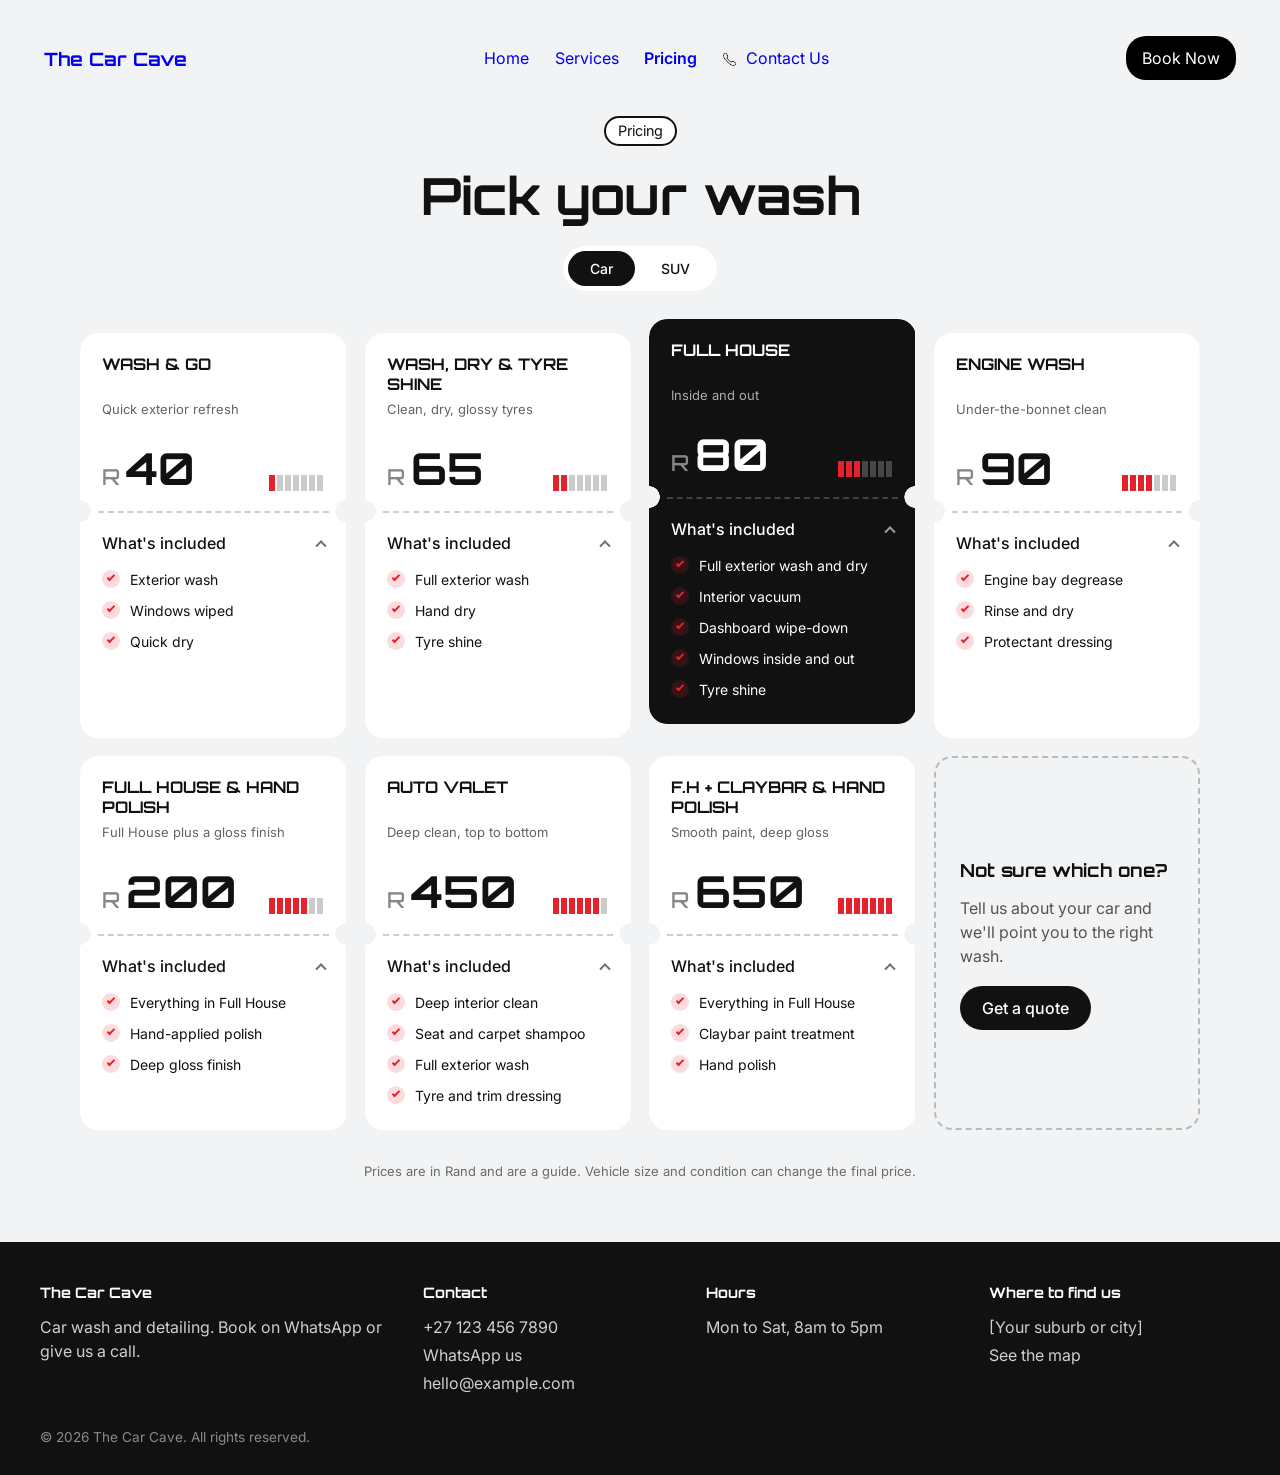
<file: car-wash-site/car-wash-site/pricing.html>
<!DOCTYPE html>
<html lang="en">
<head>
  <meta charset="UTF-8">
  <meta name="viewport" content="width=device-width, initial-scale=1.0">
  <title>Pricing | The Car Cave</title>
  <meta name="description" content="Car wash and detailing prices for cars and SUVs.">
  <link rel="preconnect" href="https://fonts.googleapis.com">
  <link rel="preconnect" href="https://fonts.gstatic.com" crossorigin>
  <link href="https://fonts.googleapis.com/css2?family=Inter:wght@400;500;600&display=swap" rel="stylesheet">
  <link rel="stylesheet" href="css/styles.css">
</head>
<body>
  <header class="site-header">
    <nav class="navbar" aria-label="Main">
      <a class="brand" href="index.html" data-brand>The Car Cave</a>
      <div class="nav-links">
        <a href="index.html">Home</a>
        <a href="index.html#services">Services</a>
        <a href="pricing.html" aria-current="page">Pricing</a>
        <div class="contact-cus">
          <img src="icons/icons8-phone-50.apng.png" alt="">
          <a href="#contact" data-tel>Contact Us</a>
        </div>
      </div>
      <div class="BookN-cus"><a href="#contact" data-whatsapp>Book Now</a></div>
    </nav>
  </header>
  <main class="section">
    <div class="price-head">
      <p class="eyebrow">Pricing</p>
      <h1 class="section-title">Pick your wash</h1>
      <div class="toggle" role="group" aria-label="Vehicle type">
        <button type="button" data-type="car" aria-pressed="true">Car</button>
        <button type="button" data-type="suv" aria-pressed="false">SUV</button>
      </div>
    </div>
    <div class="price-grid">
      <article class="ticket" style="--lvl:1" data-car="40" data-suv="55">
        <div class="top"><h3>Wash &amp; Go</h3><p class="sub">Quick exterior refresh</p>
          <div class="price"><small>R</small><b>40</b><i class="meter" role="img" aria-label="Level 1 of 7"></i></div></div>
        <details open><summary>What's included</summary><ul><li>Exterior wash</li><li>Windows wiped</li><li>Quick dry</li></ul></details>
      </article><article class="ticket" style="--lvl:2" data-car="65" data-suv="85">
        <div class="top"><h3>Wash, Dry &amp; Tyre Shine</h3><p class="sub">Clean, dry, glossy tyres</p>
          <div class="price"><small>R</small><b>65</b><i class="meter" role="img" aria-label="Level 2 of 7"></i></div></div>
        <details open><summary>What's included</summary><ul><li>Full exterior wash</li><li>Hand dry</li><li>Tyre shine</li></ul></details>
      </article><article class="ticket ticket--feat" style="--lvl:3" data-car="80" data-suv="100">
        <div class="top"><h3>Full House</h3><p class="sub">Inside and out</p>
          <div class="price"><small>R</small><b>80</b><i class="meter" role="img" aria-label="Level 3 of 7"></i></div></div>
        <details open><summary>What's included</summary><ul><li>Full exterior wash and dry</li><li>Interior vacuum</li><li>Dashboard wipe-down</li><li>Windows inside and out</li><li>Tyre shine</li></ul></details>
      </article><article class="ticket" style="--lvl:4" data-car="90" data-suv="110">
        <div class="top"><h3>Engine Wash</h3><p class="sub">Under-the-bonnet clean</p>
          <div class="price"><small>R</small><b>90</b><i class="meter" role="img" aria-label="Level 4 of 7"></i></div></div>
        <details open><summary>What's included</summary><ul><li>Engine bay degrease</li><li>Rinse and dry</li><li>Protectant dressing</li></ul></details>
      </article><article class="ticket" style="--lvl:5" data-car="200" data-suv="250">
        <div class="top"><h3>Full House &amp; Hand Polish</h3><p class="sub">Full House plus a gloss finish</p>
          <div class="price"><small>R</small><b>200</b><i class="meter" role="img" aria-label="Level 5 of 7"></i></div></div>
        <details open><summary>What's included</summary><ul><li>Everything in Full House</li><li>Hand-applied polish</li><li>Deep gloss finish</li></ul></details>
      </article><article class="ticket" style="--lvl:6" data-car="450" data-suv="620">
        <div class="top"><h3>Auto Valet</h3><p class="sub">Deep clean, top to bottom</p>
          <div class="price"><small>R</small><b>450</b><i class="meter" role="img" aria-label="Level 6 of 7"></i></div></div>
        <details open><summary>What's included</summary><ul><li>Deep interior clean</li><li>Seat and carpet shampoo</li><li>Full exterior wash</li><li>Tyre and trim dressing</li></ul></details>
      </article><article class="ticket" style="--lvl:7" data-car="650" data-suv="820">
        <div class="top"><h3>F.H + Claybar &amp; Hand Polish</h3><p class="sub">Smooth paint, deep gloss</p>
          <div class="price"><small>R</small><b>650</b><i class="meter" role="img" aria-label="Level 7 of 7"></i></div></div>
        <details open><summary>What's included</summary><ul><li>Everything in Full House</li><li>Claybar paint treatment</li><li>Hand polish</li></ul></details>
      </article>
      <aside class="ticket-cta">
        <h3>Not sure which one?</h3>
        <p>Tell us about your car and we'll point you to the right wash.</p>
        <a href="#contact" data-whatsapp>Get a quote</a>
      </aside>
    </div>
    <p class="price-note">Prices are in Rand and are a guide. Vehicle size and condition can change the final price.</p>
  </main>
  <footer class="site-footer" id="contact">
    <div class="footer-grid">
      <div>
        <h3 data-brand>The Car Cave</h3>
        <p>Car wash and detailing. Book on WhatsApp or give us a call.</p>
      </div>
      <div><h3>Contact</h3><a href="#contact" data-phone></a><a href="#contact" data-whatsapp>WhatsApp us</a><a href="#contact" data-email></a></div>
      <div><h3>Hours</h3><p data-hours></p></div>
      <div><h3>Where to find us</h3><p data-area></p><a href="index.html#location">See the map</a></div>
    </div>
    <p class="copyright">&copy; <span data-year>2026</span> <span data-brand>The Car Cave</span>. All rights reserved.</p>
  </footer>
  <script src="js/site.js"></script>
</body>
</html>
</file>
<file: car-wash-site/car-wash-site/css/styles.css>
/* ============ tokens ============ */
@font-face {
    font-family: 'Orbitron';
    src: url('../fonts/Orbitron-VariableFont_wght.ttf') format('truetype');
    font-weight: 400 900;
    font-style: normal;
    font-display: swap;
}
:root {
    color-scheme: light;
    --page: #f2f3f4; --card: #fff; --ink: #111; --accent: #e5222b; --dark: #3f3f3f;
    --feat: #111; --feat-ink: #fff;
    --display: 'Orbitron', system-ui, sans-serif;
    --body: 'Inter', system-ui, -apple-system, 'Segoe UI', sans-serif;
    --max: 1200px;
}

/* ============ base (nothing here is page-specific) ============ */
*, *::before, *::after { box-sizing: border-box; }
html { scroll-behavior: smooth; }
body { margin: 0; background: var(--page); color: var(--ink); font: 400 16px/1.5 var(--body); }
img { max-width: 100%; }
:focus-visible { outline: 2px solid var(--accent); outline-offset: 3px; }
h1, h2, h3 { margin: 0; font-family: var(--display); }
.section { width: min(var(--max), 100% - 2rem); margin: 0 auto 60px; }
.section-head { text-align: center; margin-bottom: 24px; }
.eyebrow { display: inline-block; margin: 0 0 10px; padding: 2px 12px; background: #fff; border: 2px solid var(--ink); border-radius: 999px; font-size: .9rem; }
.section-title { font-size: clamp(1.5rem, 3.5vw, 2.2rem); line-height: 1.15; }

.btn {
    display: inline-flex; align-items: center; gap: 8px;
    padding: 10px 20px; border: 0; border-radius: 999px;
    background: #fff; color: var(--ink);
    font: 500 15px var(--body); text-decoration: none; cursor: pointer;
    transition: transform .12s ease;
}
.btn:active { transform: scale(.97); }
.btn img { height: 30px; background: #fff; border-radius: 100px; filter: invert(1); }
.btn--ghost { background: transparent; color: #fff; box-shadow: inset 0 0 0 1px rgba(255, 255, 255, .6); }

/* ============ nav ============ */
.site-header { padding-top: 24px; }
.navbar {
    width: min(var(--max), 100% - 2rem); margin: 0 auto 24px; padding: 12px 4px;
    display: flex; align-items: center; justify-content: space-between; gap: 24px;
}
.brand { font: 700 1.15rem var(--display); white-space: nowrap; text-decoration: none; }
.navbar a { text-decoration: none; white-space: nowrap; }
.navbar a:hover { text-decoration: underline; text-underline-offset: 6px; }
.nav-links { display: flex; align-items: center; gap: clamp(12px, 2vw, 28px); }
.nav-links a[aria-current="page"] { font-weight: 600; }
.contact-cus { display: flex; align-items: center; gap: 8px; }
.contact-cus img { width: 15px; height: 15px; }
.BookN-cus { background: #000; padding: 10px 16px; border-radius: 20px; }
.BookN-cus a { color: #fff; }

/* ============ home: hero ============ */
.hero-section { width: min(var(--max), 100% - 2rem); margin: 25px auto 60px; display: grid; gap: 24px; }
.hero-title { font-size: clamp(2.2rem, 7vw, 5rem); line-height: 1.1; }
.marquee {
    overflow: hidden;
    -webkit-mask-image: linear-gradient(to right, transparent, #000 20%, #000 80%, transparent);
    mask-image: linear-gradient(to right, transparent, #000 20%, #000 80%, transparent);
}
.track { display: flex; width: max-content; animation: scroll 30s linear infinite; }   /* two identical sets, so -50% loops cleanly */
.marquee:hover .track { animation-play-state: paused; }
.track-set { display: flex; gap: 16px; margin: 0; padding: 0 16px 0 0; list-style: none; }
.pill { padding: 10px 24px; background: #fff; border-radius: 12px; text-transform: uppercase; white-space: nowrap; }
@keyframes scroll { to { transform: translateX(-50%); } }

.Brand-disc {
    display: grid; grid-template-columns: repeat(2, minmax(0, 1fr)); align-items: center; gap: 24px;
    padding: 32px; border-radius: 25px;
    background: linear-gradient(247deg, rgba(255, 0, 0, 1) 0%, rgba(0, 0, 0, 1) 100%);
}
.hero-text { color: #fff; }
.hero-text p { margin: 0 0 20px; line-height: 1.6; }
.pop-ups { display: inline-flex; align-items: baseline; gap: 10px; margin-bottom: 14px; padding: 6px 18px; border-radius: 999px; background: rgba(255, 255, 255, .14); }
.pop-ups strong { font: 700 1.5rem var(--display); }
.hero-actions { display: flex; flex-wrap: wrap; gap: 12px; }
.hero-img img { display: block; width: 100%; height: auto; }

/* ============ home: staggered cards ============ */
.cards { display: grid; grid-template-columns: repeat(4, minmax(0, 250px)); justify-content: center; align-items: start; gap: 20px; }
.cards--stagger .card-wrap:nth-child(even) { margin-top: 55px; }
.card-wrap { position: relative; }
.card {
    position: relative; height: 312px; border-radius: 22px; overflow: hidden; color: #fff; cursor: pointer;
    background-color: #222; background-image: var(--img); background-position: center; background-size: cover;
}
.card::before { content: ""; position: absolute; inset: 0; background: linear-gradient(to top, rgba(0, 0, 0, .7), rgba(0, 0, 0, .15) 60%); }
.content { position: absolute; left: 18px; right: 18px; bottom: 18px; }
.card h3 { font: 500 22px/1.1 var(--display); }
.panel {
    margin: 14px 0 0; padding: 0 14px; border-radius: 14px;
    background: rgba(255, 255, 255, .22); -webkit-backdrop-filter: blur(10px); backdrop-filter: blur(10px);
    font-size: 14px; line-height: 1.35; max-height: 0; opacity: 0; overflow: hidden;
    transition: max-height .35s ease, opacity .25s ease, padding .35s ease;
}
.card-wrap.active .panel { max-height: 130px; opacity: 1; padding: 14px; }
/* The badge lives on the wrapper because .card has overflow:hidden and would clip it */
.badge {
    position: absolute; top: -24px; left: 50%; transform: translateX(-50%); z-index: 2;
    width: 48px; height: 48px; border-radius: 50%; background: #fff; border: 2px solid #111;
    display: grid; place-items: center; opacity: 0; transition: opacity .25s;
}
.badge svg { width: 24px; height: 24px; stroke: #111; fill: none; stroke-width: 1.6; }
.card-wrap.active .badge { opacity: 1; }
.c1 { --img: url('../images/card-eco.webp'), linear-gradient(135deg, #3a3d3a, #111); }
.c2 { --img: url('../images/feature-exterior.webp'), linear-gradient(135deg, #1c2a44, #0b0f1a); }
.c3 { --img: url('../images/feature-paint.webp'), linear-gradient(135deg, #4a1010, #0a0a0a); }
.c4 { --img: url('../images/card-bmw.webp'), linear-gradient(135deg, #3b3b3b, #0d0d0d); }

/* ============ home: feature rows ============ */
.feature { display: grid; grid-template-columns: repeat(5, 1fr); gap: 8px; max-width: 1100px; margin: 0 auto 20px; }
.feature-img { grid-column: 1 / span 3; }
.feature-img img { display: block; width: 100%; height: 100%; min-height: 320px; object-fit: cover; border-radius: 20px; }
.feature-text { grid-column: 4 / span 2; padding: 25px; border-radius: 20px; background: var(--accent); color: #fff; display: flex; flex-direction: column; justify-content: center; }
.feature-text h3 { margin-bottom: 12px; font-size: clamp(1.3rem, 2vw, 1.9rem); line-height: 1.15; }
.feature-text p { margin: 0; line-height: 1.7; color: rgba(255, 255, 255, .92); }
.feature--flip .feature-img { grid-column: 3 / span 3; grid-row: 1; }
.feature--flip .feature-text { grid-column: 1 / span 2; grid-row: 1; background: var(--dark); }


/* ============ home: other services scroller ============ */
.svc-scroller {
    display: flex; gap: 16px; padding: 4px 2px 6px; overflow-x: auto;
    scroll-snap-type: x proximity; scrollbar-width: none;
}
.svc-scroller::-webkit-scrollbar { display: none; }
.svc-card {
    position: relative; flex: 0 0 clamp(200px, 22vw, 245px); aspect-ratio: 1 / 1.08;
    border-radius: 22px; overflow: hidden; color: #fff; text-decoration: none; scroll-snap-align: start;
    background: linear-gradient(135deg, #3a3d3a, #111);
    transition: transform .2s ease;
}
.svc-card:nth-child(4n+2) { background: linear-gradient(135deg, #1c2a44, #0b0f1a); }
.svc-card:nth-child(4n+3) { background: linear-gradient(135deg, #4a1010, #0a0a0a); }
.svc-card:nth-child(4n+4) { background: linear-gradient(135deg, #3b3b3b, #0d0d0d); }
.svc-card img { position: absolute; inset: 0; width: 100%; height: 100%; object-fit: cover; transition: transform .4s ease; }
.svc-card::after { content: ""; position: absolute; inset: 0; background: linear-gradient(to top, rgba(0, 0, 0, .6), rgba(0, 0, 0, .1) 65%); }
.svc-card:hover { transform: translateY(-4px); }
.svc-card:hover img { transform: scale(1.04); }
.svc-card:active { transform: scale(.98); }
.svc-price { position: absolute; z-index: 1; left: 16px; bottom: 76px; display: flex; align-items: baseline; gap: 6px; font-family: var(--display); text-shadow: 0 2px 10px rgba(0, 0, 0, .5); }
.svc-price small { font-size: 1.1rem; opacity: .7; }
.svc-price b { font-size: 2.1rem; font-weight: 600; line-height: 1; }
.svc-price--quote b { font-size: 1.05rem; }
.svc-name {
    position: absolute; z-index: 1; left: 12px; right: 12px; bottom: 12px; padding: 14px;
    border-radius: 12px; background: rgba(255, 255, 255, .2);
    -webkit-backdrop-filter: blur(10px); backdrop-filter: blur(10px);
    font: 500 .95rem/1.2 var(--display); text-transform: uppercase;
}
/* Progress bar replaces the browser scrollbar: drag the thumb or click the track */
.svc-progress { position: relative; height: 6px; margin: 14px 2px 0; border-radius: 999px; background: #d6d8db; cursor: pointer; }
.svc-progress[hidden] { display: none; }
.svc-thumb { position: absolute; top: -3px; left: 0; height: 12px; border-radius: 999px; background: #111; cursor: grab; touch-action: none; }
.svc-thumb:active { cursor: grabbing; }

/* ============ home: location ============ */
.location {
    display: grid; grid-template-columns: 1fr 1fr; gap: 24px; align-items: stretch;
    padding: clamp(20px, 4vw, 40px); border-radius: 25px; color: #fff;
    background: linear-gradient(110deg, #111 0%, #1a1a1a 45%, #6f0a0a 75%, #e5222b 100%);
}
.loc-text { display: flex; flex-direction: column; justify-content: space-between; gap: 28px; }
.loc-kicker { margin: 0 0 14px; font-size: .95rem; }
.loc-title { font-size: clamp(1.8rem, 4vw, 3rem); line-height: 1.15; }
.loc-info { display: grid; grid-template-columns: repeat(3, minmax(0, 1fr)); gap: 16px; }
.loc-item p { margin: 12px 0 0; font-size: .85rem; line-height: 1.45; }
.loc-item a { color: inherit; text-decoration: none; }
.loc-item a:hover { text-decoration: underline; }
.loc-ico { display: grid; place-items: center; width: 40px; height: 40px; border-radius: 50%; background: rgba(255, 255, 255, .18); }
.loc-ico svg { width: 20px; height: 20px; fill: none; stroke: #fff; stroke-width: 1.6; stroke-linecap: round; stroke-linejoin: round; }
.loc-map { position: relative; min-height: 260px; border-radius: 16px; overflow: hidden; box-shadow: 0 18px 40px -18px rgba(0, 0, 0, .7); }
.loc-svg { position: absolute; inset: 0; width: 100%; height: 100%; }
.loc-pill {
    position: absolute; top: 50%; left: 50%; transform: translate(-50%, -50%);
    display: inline-flex; align-items: center; gap: 12px; padding: 8px 8px 8px 18px; border-radius: 999px;
    background: #111; color: #fff; font-size: .85rem; font-weight: 500; text-decoration: none; white-space: nowrap;
    box-shadow: 0 10px 24px -8px rgba(0, 0, 0, .6); transition: transform .12s ease;
}
.loc-pill:active { transform: translate(-50%, -50%) scale(.97); }
.loc-arrow { display: grid; place-items: center; width: 28px; height: 28px; border-radius: 50%; background: #fff; }
.loc-arrow svg { width: 14px; height: 14px; fill: none; stroke: #111; stroke-width: 2; stroke-linecap: round; stroke-linejoin: round; }
@media (max-width: 820px) { .location { grid-template-columns: 1fr; } }
@media (max-width: 520px) { .loc-info { grid-template-columns: 1fr; } }

/* ============ shared closing band + footer ============ */
.cta-band {
    display: flex; flex-wrap: wrap; align-items: center; justify-content: space-between; gap: 24px;
    padding: clamp(24px, 5vw, 48px); border-radius: 25px; color: #fff;
    background: linear-gradient(247deg, rgba(255, 0, 0, 1) 0%, rgba(0, 0, 0, 1) 100%);
}
.cta-band h2 { font-size: clamp(1.3rem, 3vw, 2rem); }
.cta-band p { margin: .4rem 0 0; opacity: .85; }
.site-footer { margin-top: 60px; padding: 40px 0 28px; background: #111; color: #fff; }
.footer-grid { width: min(var(--max), 100% - 2rem); margin: 0 auto; display: grid; grid-template-columns: 1.4fr repeat(3, 1fr); gap: 32px; }
.footer-grid h3 { margin-bottom: .7rem; font-size: .9rem; }
.footer-grid p, .footer-grid a { display: block; margin: .25rem 0; color: #cfcfcf; text-decoration: none; }
.footer-grid a:hover { color: #fff; text-decoration: underline; }
.copyright { width: min(var(--max), 100% - 2rem); margin: 28px auto 0; font-size: .85rem; color: #8a8a8a; }

/* ============ pricing page (everything namespaced: .ticket, .price-*) ============ */
.price-head { text-align: center; margin: 24px 0 28px; }
.price-head .section-title { font-size: clamp(1.9rem, 5vw, 3.2rem); margin: 10px 0 22px; }
.toggle { display: inline-flex; gap: 4px; padding: 5px; border-radius: 99px; background: var(--card); }
.toggle button { padding: 9px 22px; border: 0; border-radius: 99px; background: none; color: var(--ink); font: 500 14px var(--body); cursor: pointer; }
.toggle button[aria-pressed="true"] { background: var(--feat); color: var(--feat-ink); }
.price-grid { display: grid; grid-template-columns: minmax(0, 1fr); gap: 18px; max-width: 1120px; margin: 0 auto; padding-top: 14px; }
@media (min-width: 640px) { .price-grid { grid-template-columns: repeat(2, minmax(0, 1fr)); } }
@media (min-width: 1000px) { .price-grid { grid-template-columns: repeat(4, minmax(0, 1fr)); } .ticket--feat { transform: translateY(-14px); } }

/* Ticket card: notches and the dashed perforation sit at --notch */
.ticket {
    --notch: 178px; --bg: var(--card); --fg: var(--ink);
    position: relative; background: var(--bg); color: var(--fg); border-radius: 18px;
    -webkit-mask: radial-gradient(circle 11px at 0 var(--notch), #0000 96%, #000) left / 51% 100% no-repeat,
                  radial-gradient(circle 11px at 100% var(--notch), #0000 96%, #000) right / 51% 100% no-repeat;
    mask: radial-gradient(circle 11px at 0 var(--notch), #0000 96%, #000) left / 51% 100% no-repeat,
          radial-gradient(circle 11px at 100% var(--notch), #0000 96%, #000) right / 51% 100% no-repeat;
}
.ticket::before { content: ""; position: absolute; left: 18px; right: 18px; top: var(--notch); border-top: 2px dashed currentColor; opacity: .2; }
.ticket--feat { --bg: var(--feat); --fg: var(--feat-ink); }
.ticket .top { height: var(--notch); padding: 22px 22px 0; display: flex; flex-direction: column; }
.ticket h3 { min-height: 2.4em; font-size: 16px; line-height: 1.2; text-transform: uppercase; }
.ticket .sub { margin: 6px 0 0; font-size: 13px; opacity: .65; }
.ticket .price { margin-top: auto; padding-bottom: 20px; display: flex; align-items: baseline; gap: 6px; }
.ticket .price small { font: 500 22px var(--display); opacity: .5; }
.ticket .price b { font: 700 44px/1 var(--display); }
/* Service level: 7 bars, filled up to --lvl */
.meter {
    display: block; margin-left: auto; align-self: flex-end; width: 56px; height: 16px;
    background: linear-gradient(90deg, var(--accent) calc(var(--lvl) * 100% / 7), color-mix(in srgb, currentColor 22%, transparent) 0);
    -webkit-mask: repeating-linear-gradient(90deg, #000 0 6px, #0000 6px 8px);
    mask: repeating-linear-gradient(90deg, #000 0 6px, #0000 6px 8px);
}
.ticket summary { list-style: none; display: flex; justify-content: space-between; align-items: center; padding: 20px 22px 14px; font-weight: 500; cursor: pointer; }
.ticket summary::-webkit-details-marker { display: none; }
.ticket summary::after { content: ""; width: 8px; height: 8px; border: solid currentColor; border-width: 0 2px 2px 0; transform: rotate(45deg); opacity: .6; transition: transform .2s; }
.ticket details[open] summary::after { transform: rotate(-135deg) translate(-2px, -2px); }
.ticket ul { list-style: none; margin: 0; padding: 0 22px 24px; display: grid; gap: 10px; font-size: 14px; }
.ticket li { position: relative; padding-left: 28px; }
.ticket li::before { content: ""; position: absolute; left: 0; top: 1px; width: 18px; height: 18px; border-radius: 50%; background: color-mix(in srgb, var(--accent) 16%, transparent); }
.ticket li::after { content: ""; position: absolute; left: 7px; top: 4px; width: 4px; height: 8px; border: solid var(--accent); border-width: 0 2px 2px 0; transform: rotate(45deg); }
.ticket-cta { display: flex; flex-direction: column; justify-content: center; gap: 12px; padding: 28px 24px; border: 2px dashed color-mix(in srgb, var(--ink) 25%, transparent); border-radius: 18px; }
.ticket-cta h3 { font-size: 18px; }
.ticket-cta p { margin: 0; opacity: .7; }
.ticket-cta a { align-self: flex-start; margin-top: 6px; padding: 10px 22px; border-radius: 99px; background: var(--feat); color: var(--feat-ink); text-decoration: none; font-weight: 500; }
.price-note { margin: 32px 0 0; text-align: center; font-size: 13px; opacity: .6; }

/* ============ responsive ============ */
@media (max-width: 900px) { .cards { grid-template-columns: repeat(2, minmax(0, 250px)); } }
@media (max-width: 760px) {
    .feature { grid-template-columns: 1fr; }
    .feature-img, .feature-text, .feature--flip .feature-img, .feature--flip .feature-text { grid-column: 1; grid-row: auto; }
    .feature--flip .feature-text { order: 2; }
    .footer-grid { grid-template-columns: 1fr 1fr; }
    .footer-grid > div:first-child { grid-column: 1 / -1; }
}
@media (max-width: 700px) {
    .navbar { display: grid; grid-template-columns: minmax(0, 1fr) auto; grid-template-areas: "logo action" "links links"; gap: 14px 16px; }
    .brand { grid-area: logo; }
    .nav-links { grid-area: links; justify-content: space-between; flex-wrap: wrap; gap: 12px 16px; }
    .BookN-cus { grid-area: action; }
    .Brand-disc { grid-template-columns: 1fr; }
}
@media (max-width: 540px) {
    .cards { grid-template-columns: minmax(0, 300px); }
    .cards--stagger .card-wrap:nth-child(even) { margin-top: 0; }
}
@media (prefers-reduced-motion: reduce) {
    *, *::before, *::after { transition: none !important; animation: none !important; }
    .svc-scroller { scroll-behavior: auto; }
    html { scroll-behavior: auto; }
}
</file>
